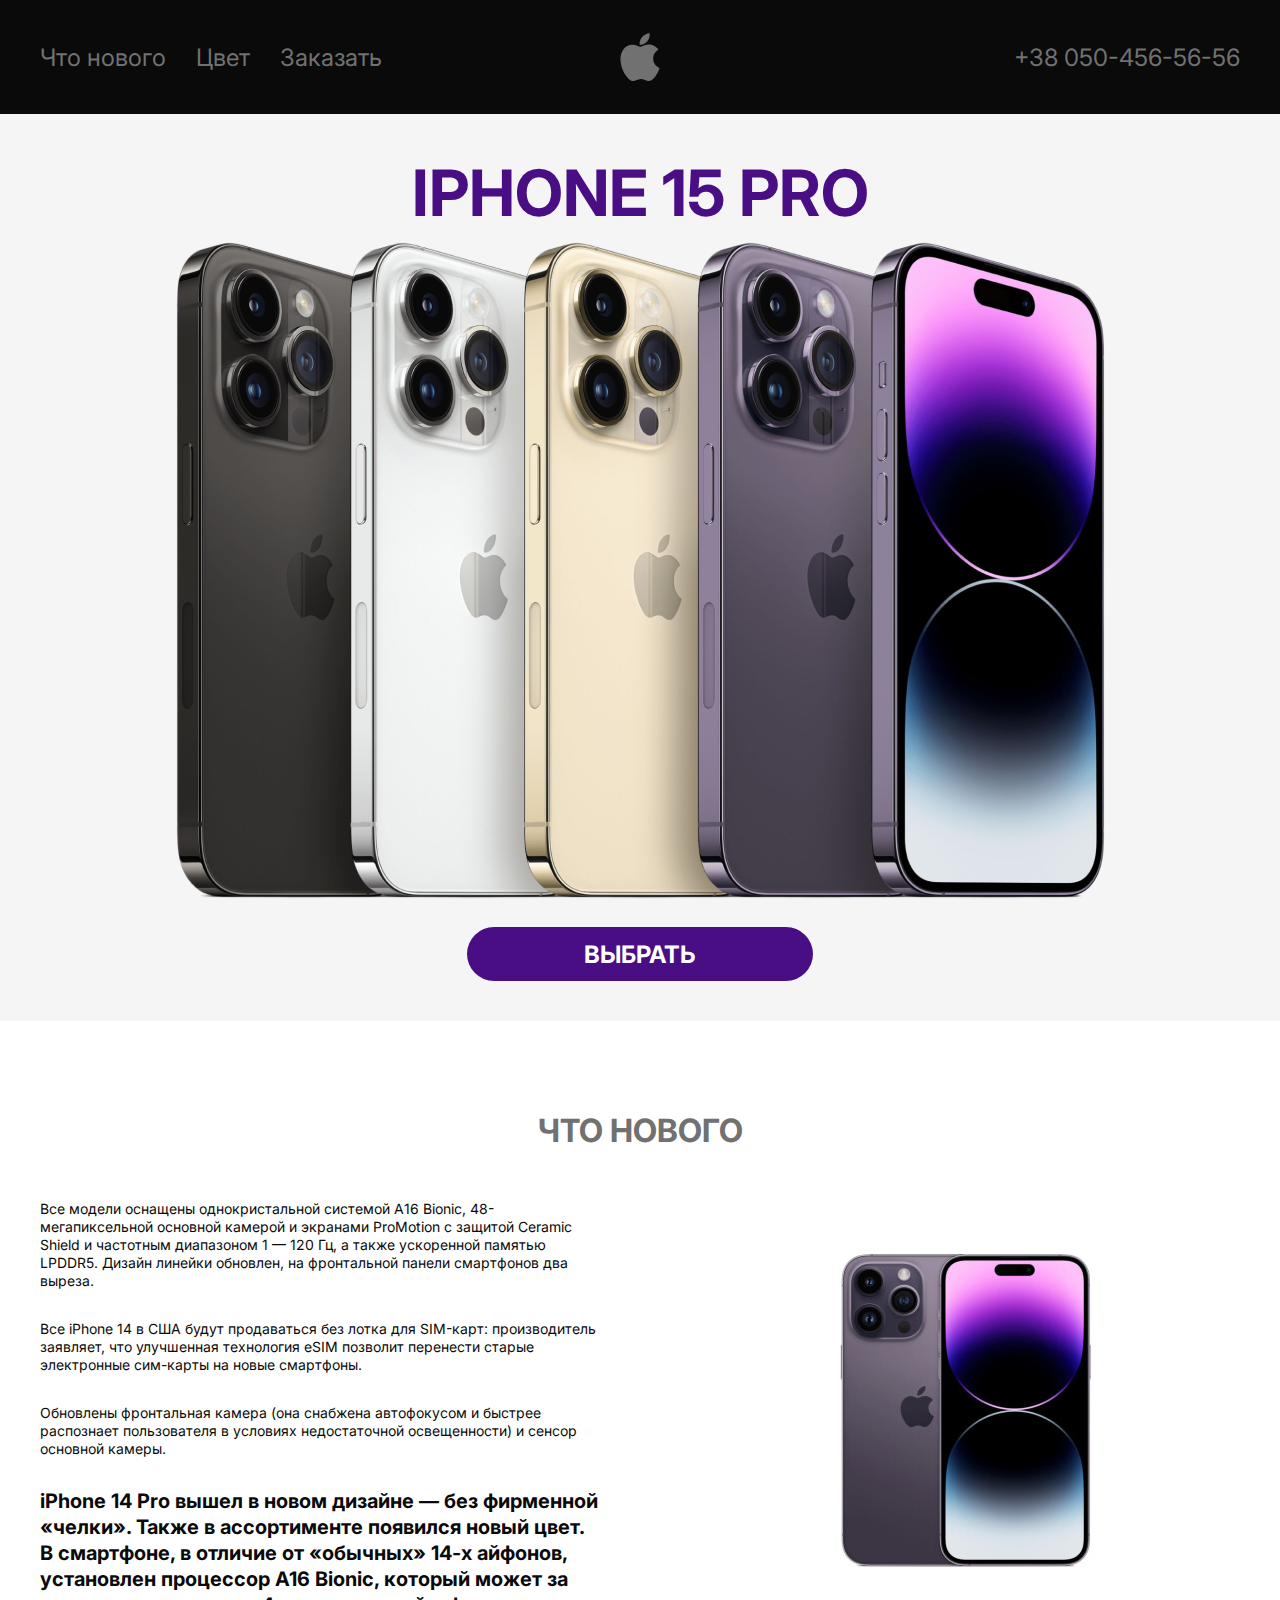
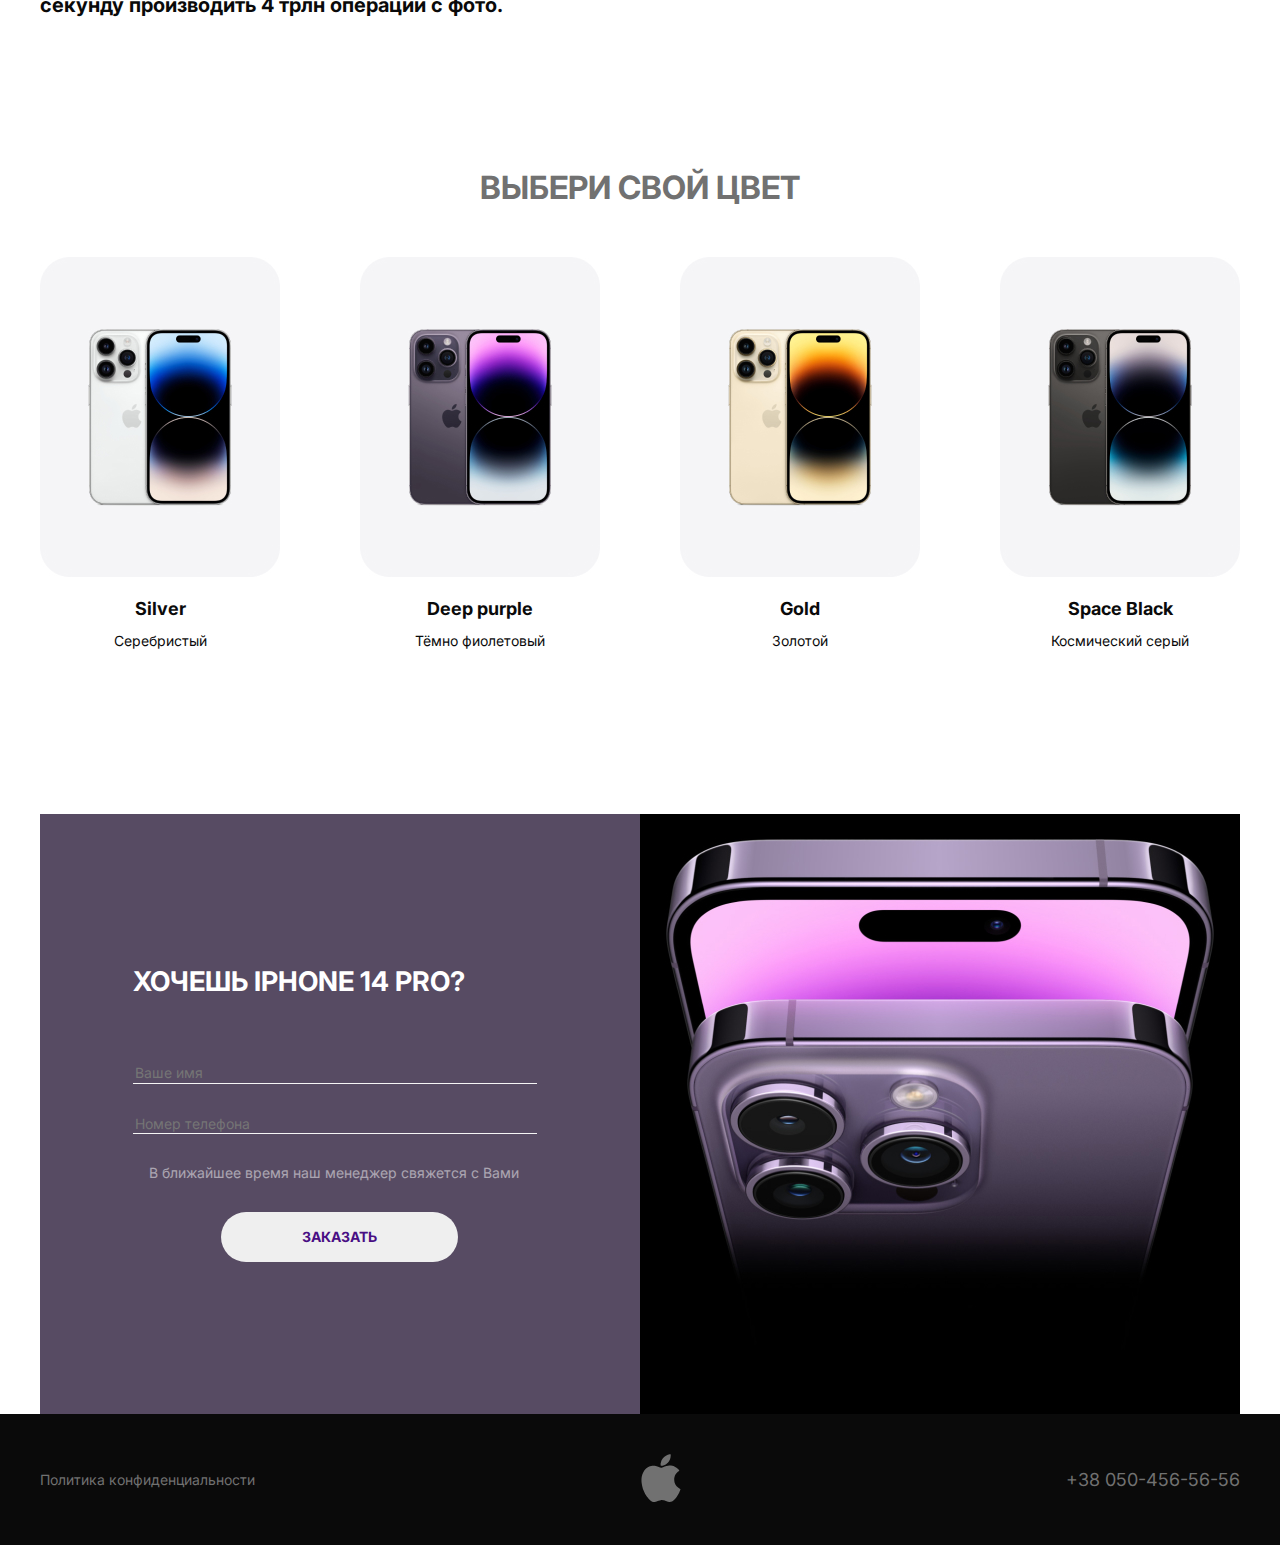
<file: index.html>
<!DOCTYPE html>
<html lang="ru">
<head>
    <meta charset="UTF-8">
    <meta http-equiv="X-UA-Compatible" content="IE=edge">
    <meta name="viewport" content="width=device-width, initial-scale=1.0">
    <link rel="preconnect" href="https://fonts.googleapis.com">
    <link rel="preconnect" href="https://fonts.gstatic.com" crossorigin>
    <link href="https://fonts.googleapis.com/css2?family=Inter:wght@400;700&display=swap" rel="stylesheet">
    <link rel="stylesheet" href="css/normalize.css">
    <link rel="stylesheet" href="css/style.css">
    <title>Document</title>
    
</head>
<body>
    <header class="header">
        <div class="container">
            <nav class="nav">
                <ul class="menu">
                    <li class="menu-item">
                        <a href="#" class="menu-link">Что нового</a>
                    </li>
                    <li class="menu-item">
                        <a href="#" class="menu-link">Цвет</a>
                    </li>
                    <li class="menu-item">
                        <a href="#" class="menu-link">Заказать</a>
                    </li>
                </ul>
                <a class="logo">
                    <img src="img/logo.svg" alt="logo">
                </a>
                <a class="phone" href="tel:380504565656">+38 050-456-56-56</a>
            </nav>
        </div>
    </header>
    <main class="main">
        <section class="headline">
            <div class="container">
                <h1 class="title">iPhone 15 Pro</h1>
                <img class="headline-img" src="img/iphone1.png" alt="iphone14pro">
                <a class="headline-btn" href="#">выбрать</a>
            </div>
        </section>
        <section class="new">
            <div class="container">
                <h2 class="new-title">Что нового</h2>
                <div class="new-info">
                    <div class="new-text">
                        <p>Все модели оснащены однокристальной системой A16 Bionic, 48-мегапиксельной основной камерой и экранами ProMotion с защитой Ceramic Shield и частотным диапазоном 1 — 120 Гц, а также ускоренной памятью LPDDR5. Дизайн линейки обновлен, на фронтальной панели смартфонов два выреза. </p>
                        <p>Все iPhone 14 в США будут продаваться без лотка для SIM-карт: производитель заявляет, что улучшенная технология eSIM позволит перенести старые электронные сим-карты на новые смартфоны.</p>
                        <p>Обновлены фронтальная камера (она снабжена автофокусом и быстрее распознает пользователя в условиях недостаточной освещенности) и сенсор основной камеры.
                        </p>
                        <b>
                            iPhone 14 Pro вышел в новом дизайне — без фирменной «челки». Также в ассортименте появился новый цвет. В смартфоне, в отличие от «обычных» 14-х айфонов, установлен процессор A16 Bionic, который может за секунду производить 4 трлн операций с фото.
                        </b>
                    </div>
                    <img class="images-new" src="img/iphone2.png"alt="iphone14pro">
                </div>
            </div>
        </section>
        <section class="color">
            <div class="container">
                <h2 class="new-title">Выбери свой цвет</h2>
                <ul class="color-item">
                    <li class="color-list">
                        <img class="color-img"src="img/silver.jpg" alt="silver">
                        <b>Silver</b>
                        <p>Серебристый</p>                        
                    </li>

                    <li class="color-list">
                        <img class="color-img"src="img/purple.jpg" alt="deep-perple">
                        <b>Deep purple</b>
                        <p>Тёмно фиолетовый</p>
                    </li>

                    <li class="color-list">
                        <img class="color-img"src="img/gold.jpg" alt="gold">
                        <b>Gold</b>
                        <p>Золотой</p>
                    </li>

                    <li class="color-list">
                        <img class="color-img"src="img/black.jpg" alt="space-black">
                        <b>Space Black</b>
                        <p>Космический серый</p>
                    </li>
                </ul>
            </div>
        </section>
        <section class="feed">
            <div class="container">
                <div class="text-feed">
                    <h2 class="feed-title">хочешь iphone 14 pro?</h3>
                    <input type="form" placeholder="Ваше имя">
                    <input type="form" placeholder="Номер телефона">
                    <p>В ближайшее время наш менеджер свяжется с Вами</p>
                    <button type="submit">Заказать</button>
                    
                </div>
                <div class="fimg"><img class="feed-img"src="img/end.jpg" alt="end"></div>
            </div>
        </section>
    </main>
    <footer>
        <div class="container">
            <p>Политика конфиденциальности</p>
            <a href=""><img src="img/logo.svg" alt=""><a href="tel:380504565656">+38 050-456-56-56</a></a>
        </div>
    </footer>
</body>
</html>
</file>
<file: css/style.css>
.header {
    background-color: #0a0a0a;
    padding: 33px 0 32px;
    font-size: 24px;
}

a {
    text-decoration: none;
    color: #717171;
}

p {
    font-size: 14px;
    font-weight: 400;
}

ul {
    list-style: none;
    margin: 0;
    padding: 0;
}

body {
    font-family: 'Inter', sans-serif;
    font-size: 18px;
    line-height: 18px;
    font-weight: 400;
    color: #0a0a0a;
}

.container {
    max-width: 1200px;
    margin: 0 auto;
    padding: 0 15px;
}

.nav {
    display: flex;
    justify-content: space-between;
    align-items: center;
}

.menu {
    display: flex;
    flex-grow: 1;
    flex-basis: 0;
}

.phone {
    flex-grow: 1;
    flex-basis: 0;
    text-align: right;
}

.menu-item {
    padding-right: 30px;
}

.headline {
    background-color: #f5f5f5;
    text-align: center;
    padding: 70px 0 40px;
}

.title {
    text-transform: uppercase;
    margin: 0 0 40px;
    color: #490E84;
    /* line-height: 77; */
    font-weight: 700;
    font-size: 64px;
}

.headline-img {
    margin-bottom: 25px;
}

.headline-btn {
    text-transform: uppercase;
    color: #ffffff;
    font-size: 24px;
    font-weight: 700;
    border-radius: 30px;
    background-color: #490E84;
    display: inline-block;
    padding: 19px 117px 17px;
}

.new {
    padding: 90px 0 150px;
}

.new-title {
    margin: 0 0 50px;
    text-transform: uppercase;
    color: #717171;
    font-weight: 700;
    font-size: 32px;
    text-align: center;
    line-height: 39px;
}

.new-info  {
    display: flex;
    align-items: center;
}

.new-text p {
    max-width: 560px;
    margin: 0 0 30px;
}

.new-text b {
    display: block;
    max-width: 560px;
    font-size: 20px;
    line-height: 26px;
}

.images-new {
    margin-left: 190px;
}

.color-item {
    display: flex;
    gap: 80px;
}

.color-img {
    margin-bottom: 20px;
}

.color {
    margin-bottom: 150px;
}

.color b {
    margin-bottom: 10px;
}

.color li {
    text-align: center;
}



.text-feed {
    padding: 137px 0 0 93px;
}

.feed .container {
    display: flex;
    background-color: #574B63;
    padding: 0;
    margin-bottom: 0px;
}

.fimg {
    padding: 0;
    display: flex;
}

.feed-title {
    font-weight: 700;
    color: #ffffff;
    text-transform: uppercase;
    margin-bottom: 72px;
}

.feed input {
    border: none;
    border-bottom: 1px solid rgba(245, 245, 245, 1);
    width: 400px;
    margin-bottom: 30px;
    background-color: #574B63;
    font-size: 14px;
    color: #ffffff
}

.feed p {
    opacity: 0.5;
    margin: 0 0 30px 16px;
    color: #fff;
}

.feed button {
    padding: 16px 81px;
    margin: 0 0 0 88px;
    text-transform: uppercase;
    font-weight: 700;
    font-size: 14px;
    color: #490E84;
    line-height: 18px;
    border-radius: 30px;
    border: none;
}

footer {
    background-color: #0a0a0a;
    color: #717171;
   
}

footer .container {
    display: flex;
    flex-direction: row;
    align-items: center;
    justify-content: space-between;
    padding: 40px 0 40px 0;
    
}
</file>
